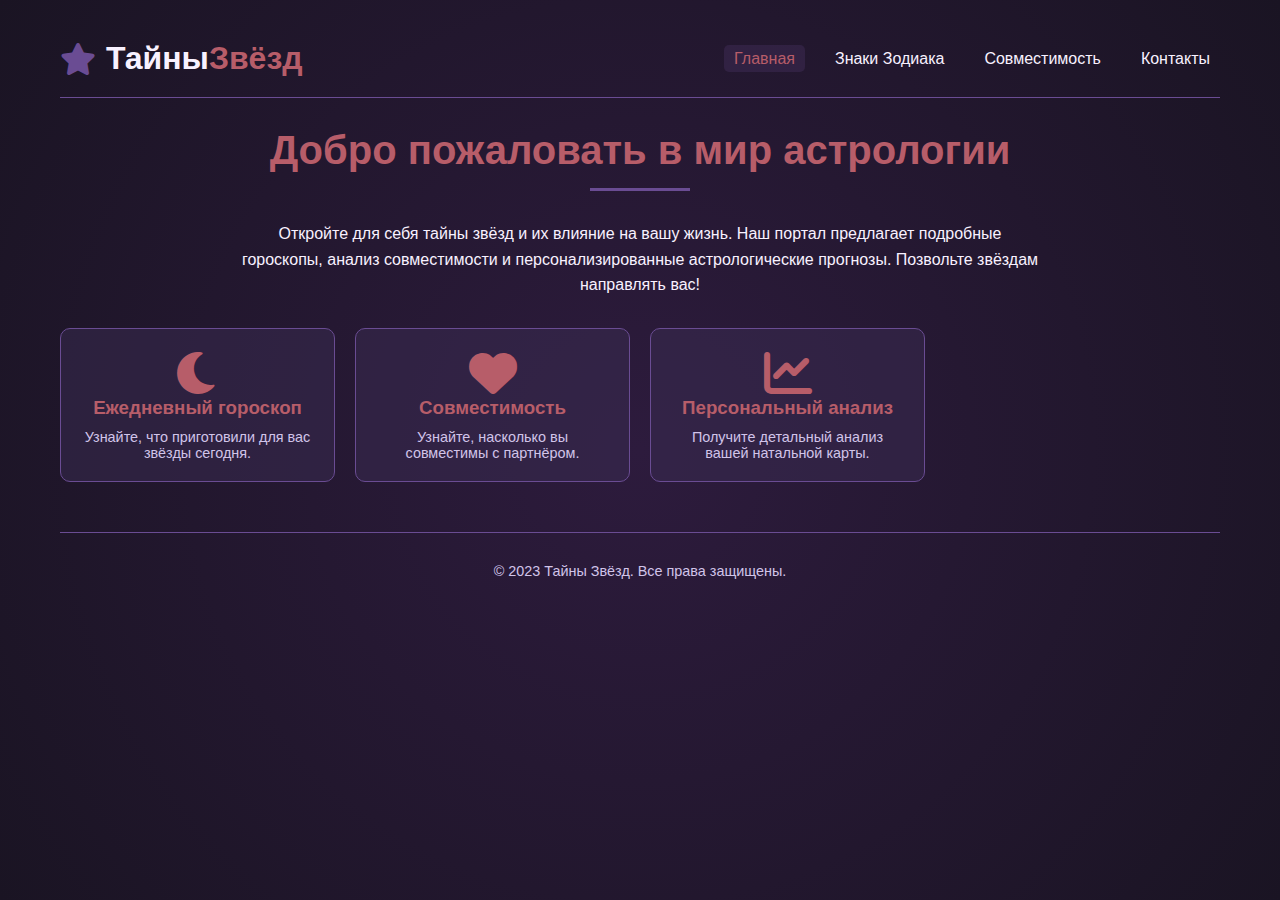
<file: index.html>
<!DOCTYPE html>
<html lang="ru">
<head>
    <meta charset="UTF-8">
    <meta name="viewport" content="width=device-width, initial-scale=1.0">
    <title>Тайны звёзд - Астрологический портал</title>
    
    <!-- Обязательные метатеги для PWA -->
    <meta name="theme-color" content="#6a4c93">
    <meta name="mobile-web-app-capable" content="yes">
    <meta name="apple-mobile-web-app-capable" content="yes">
    <meta name="apple-mobile-web-app-status-bar-style" content="black-translucent">
    <meta name="apple-mobile-web-app-title" content="Тайны Звёзд">
    
    <!-- Manifest -->
    <link rel="manifest" href="/manifest.json" crossorigin="use-credentials">
    <link rel="stylesheet" href="style.css">
    <!-- Иконки для разных устройств -->
    
    <!-- Стили -->
    <link rel="stylesheet" href="https://cdnjs.cloudflare.com/ajax/libs/font-awesome/6.0.0-beta3/css/all.min.css">
    <link rel="stylesheet" href="https://cdnjs.cloudflare.com/ajax/libs/font-awesome/6.0.0-beta3/css/all.min.css">
</head>
<body>
    <div class="container">
        <header>
            <a href="#" class="logo" id="homeLink">
                <i class="fas fa-star"></i>Тайны<span>Звёзд</span>
            </a>
            <nav>
                <ul>
                    <li><a href="#" class="active" data-page="home">Главная</a></li>
                    <li><a href="#" data-page="zodiac">Знаки Зодиака</a></li>
                    <li><a href="#" data-page="compatibility">Совместимость</a></li>
                    <li><a href="#" data-page="contact">Контакты</a></li>
                </ul>
            </nav>
        </header>
        
        <!-- Главная страница -->
        <div id="home" class="page active">
            <h1>Добро пожаловать в мир астрологии</h1>
            <p style="text-align: center; max-width: 800px; margin: 0 auto 30px; line-height: 1.6;">
                Откройте для себя тайны звёзд и их влияние на вашу жизнь. Наш портал предлагает 
                подробные гороскопы, анализ совместимости и персонализированные астрологические 
                прогнозы. Позвольте звёздам направлять вас!
            </p>
            
            <div class="zodiac-grid">
                <div class="zodiac-card">
                    <i class="fas fa-moon" style="font-size: 3rem; color: var(--accent);"></i>
                    <h3>Ежедневный гороскоп</h3>
                    <p>Узнайте, что приготовили для вас звёзды сегодня.</p>
                </div>
                
                <div class="zodiac-card">
                    <i class="fas fa-heart" style="font-size: 3rem; color: var(--accent);"></i>
                    <h3>Совместимость</h3>
                    <p>Узнайте, насколько вы совместимы с партнёром.</p>
                </div>
                
                <div class="zodiac-card">
                    <i class="fas fa-chart-line" style="font-size: 3rem; color: var(--accent);"></i>
                    <h3>Персональный анализ</h3>
                    <p>Получите детальный анализ вашей натальной карты.</p>
                </div>
            </div>
        </div>
        
        <!-- Знаки Зодиака -->
        <div id="zodiac" class="page">
            <h1>Знаки Зодиака</h1>
            <p style="text-align: center; margin-bottom: 30px;">Выберите знак зодиака, чтобы узнать о нём больше</p>
            
            <div class="zodiac-grid" id="zodiacGrid">
                <!-- Знаки будут добавлены через JS -->
            </div>
            
            <div id="zodiacDetailsContainer"></div>
        </div>
        
        <!-- Совместимость -->
        <div id="compatibility" class="page">
            <h1>Совместимость знаков Зодиака</h1>
            
            <div style="text-align: center; margin-bottom: 30px;">
                <select id="sign1" style="margin-right: 15px; padding: 8px; background: rgba(255, 255, 255, 0.1); border: 1px solid var(--primary); color: var(--light); border-radius: 5px;">
                    <option value="">Выберите первый знак</option>
                </select>
                
                <select id="sign2" style="margin-right: 15px; padding: 8px; background: rgba(255, 255, 255, 0.1); border: 1px solid var(--primary); color: var(--light); border-radius: 5px;">
                    <option value="">Выберите второй знак</option>
                </select>
                
                <button id="checkCompatBtn" style="padding: 8px 15px; background: var(--primary); color: white; border: none; border-radius: 5px; cursor: pointer;">Проверить</button>
            </div>
            
            <div id="compatibilityResult" style="text-align: center; margin: 30px 0; padding: 20px; background: rgba(58, 44, 82, 0.5); border-radius: 10px; border: 1px solid var(--primary); display: none;">
                <h2 id="compatTitle" style="color: var(--accent);"></h2>
                <div id="compatPercentage" style="font-size: 2rem; font-weight: bold; margin: 15px 0;"></div>
                <p id="compatDescription"></p>
            </div>
            
            <div style="overflow-x: auto;">
                <table class="compatibility-table">
                    <thead>
                        <tr>
                            <th>Знак</th>
                            <th>Овен</th>
                            <th>Телец</th>
                            <th>Близнецы</th>
                            <th>Рак</th>
                            <th>Лев</th>
                            <th>Дева</th>
                            <th>Весы</th>
                            <th>Скорпион</th>
                            <th>Стрелец</th>
                            <th>Козерог</th>
                            <th>Водолей</th>
                            <th>Рыбы</th>
                        </tr>
                    </thead>
                    <tbody>
                        <!-- Таблица совместимости будет заполнена через JS -->
                    </tbody>
                </table>
            </div>
        </div>
        
        <!-- Контакты -->
        <div id="contact" class="page">
            <h1>Контакты</h1>
            
            <form id="contactForm" class="contact-form">
                <div class="form-group">
                    <input type="text" id="name" placeholder="Ваше имя" required>
                </div>
                
                <div class="form-group">
                    <input type="email" id="email" placeholder="Email" required>
                </div>
                
                <div class="form-group">
                    <select id="userZodiac" required>
                        <option value="">Ваш знак зодиака</option>
                    </select>
                </div>
                
                <div class="form-group">
                    <textarea id="message" placeholder="Ваше сообщение" required></textarea>
                </div>
                
                <button type="submit" class="submit-button">Отправить</button>
            </form>
            
            <div class="contact-info">
                <div class="contact-card">
                    <i class="fas fa-map-marker-alt"></i>
                    <h3>Адрес</h3>
                    <p>ул. Звёздная, 12<br>Москва, Россия</p>
                </div>
                
                <div class="contact-card">
                    <i class="fas fa-phone"></i>
                    <h3>Телефон</h3>
                    <p>+7 (123) 456-78-90</p>
                </div>
                
                <div class="contact-card">
                    <i class="fas fa-envelope"></i>
                    <h3>Email</h3>
                    <p>info@taynyzvezd.ru</p>
                </div>
            </div>
        </div>
        
        <footer>
            <p>© 2023 Тайны Звёзд. Все права защищены.</p>
        </footer>
    </div>

    <button id="installButton">Установить приложение</button>

    <script src="script.js"></script>
</body>
</html>
</file>
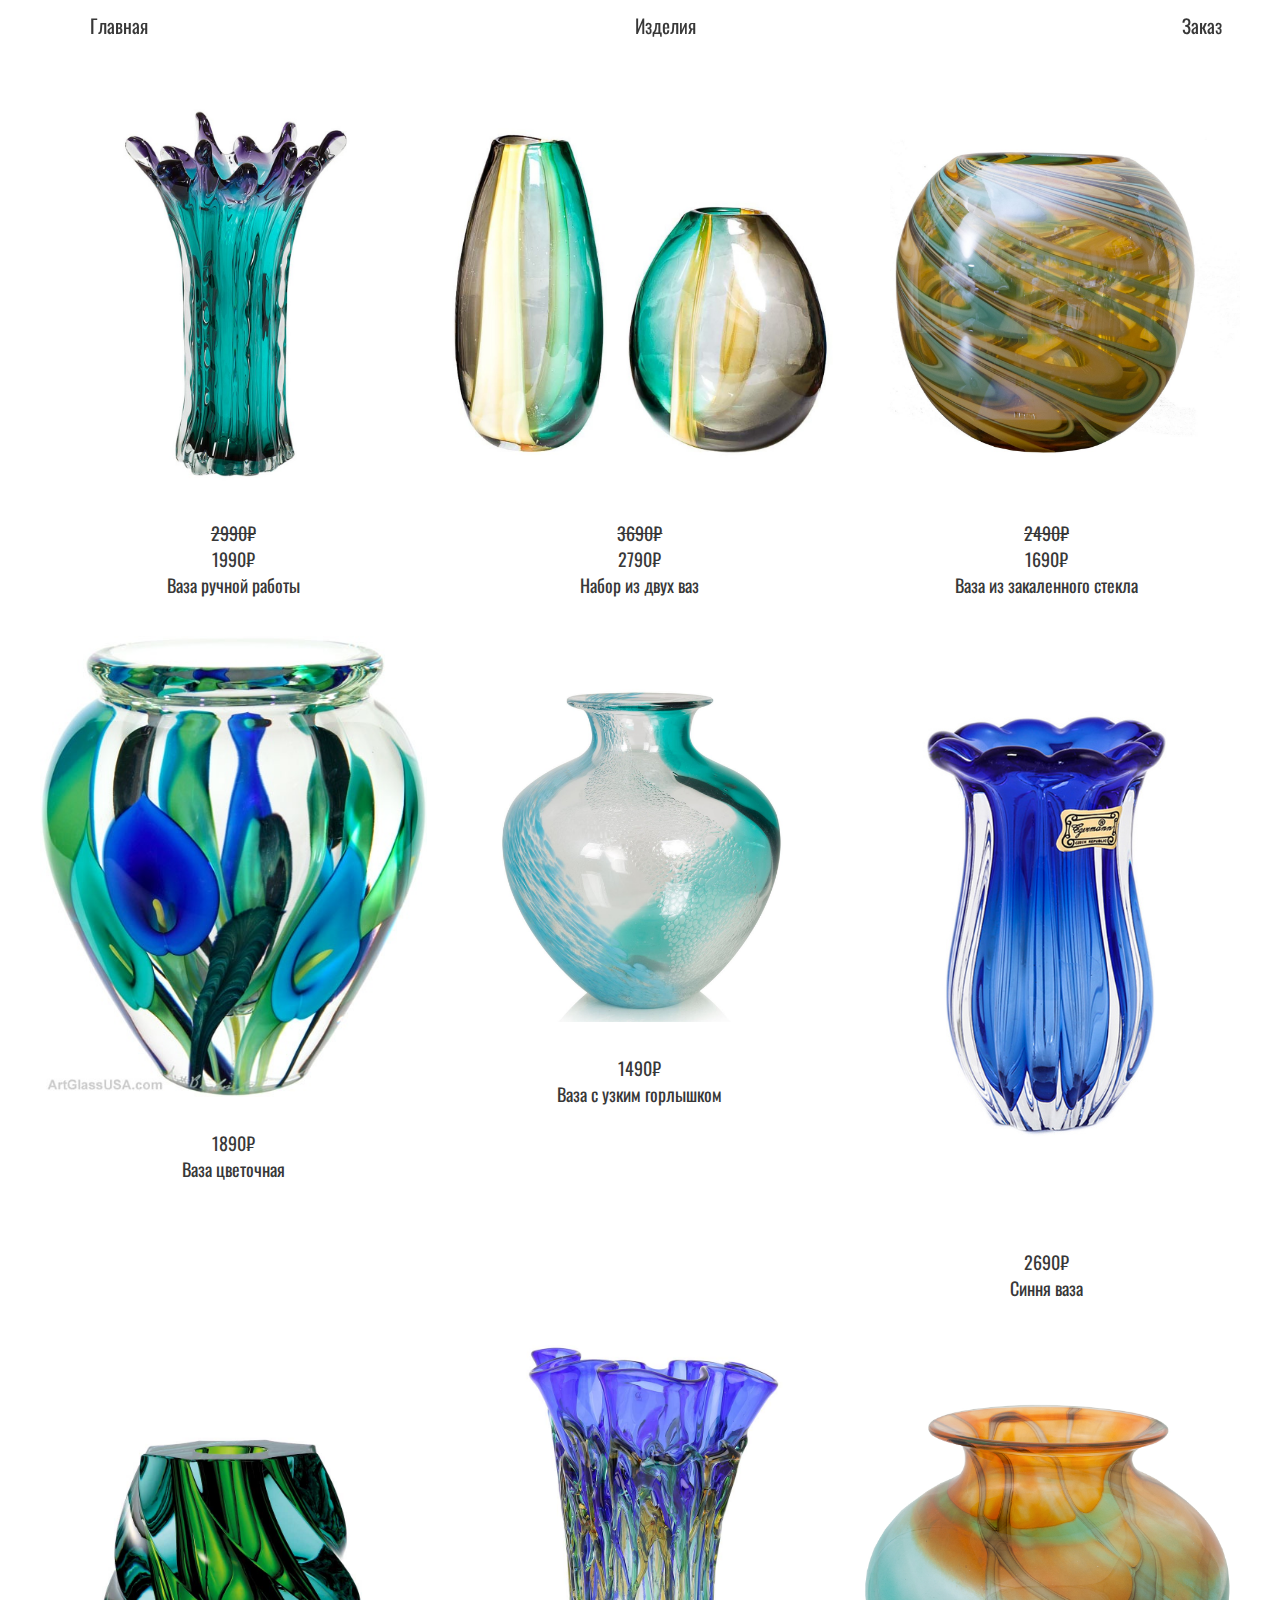
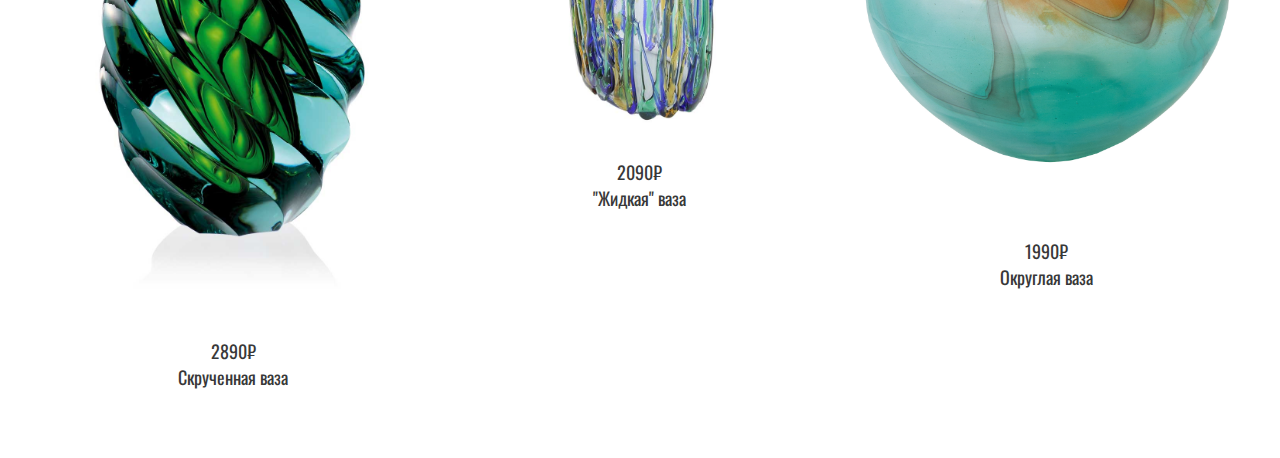
<file: Goods.html>
<!DOCTYPE html>
<html>
<head>
    <meta charset="UTF-8">
    <link rel="shortcut icon" href="images/images/good8.jpg">
    <link href="https://fonts.googleapis.com/css2?family=Oswald:wght@700&display=swap" rel="stylesheet">
    <link rel="stylesheet" href="goodsstyle.css">
    <title>Изделия</title>
</head>
<body>
    <div class="header_text">
        <div class="menu_head">
            <div><a href="index.html">Главная</a></div>
            <div><a href="Goods.html">Изделия</a></div>
            <div><a href="Order.html">Заказ</a></div>
        </div>
    </div>

    <div class="image-grid">
        <div class="image-item">
            <img src="images/good2.jpg" alt="Image 1">
            <p>
                <s>2990₽</s><br>
                1990₽<br>
                Ваза ручной работы
            </p>
        </div>
        <div class="image-item">
            <img src="images/good3.jpg" alt="Image 2">
            <p>
                <s>3690₽</s><br>
                2790₽<br>
                Набор из двух ваз
            </p>
        </div>
        <div class="image-item">
            <img src="images/good4.jpg" alt="Image 3">
            <p>
                <s>2490₽</s><br>
                1690₽<br>
                Ваза из закаленного стекла
            </p>
        </div>
        <div class="image-item">
            <img src="images/good11.jpg" alt="Image 4">
            <p>
                1890₽<br>
                Ваза цветочная
            </p>
        </div><div class="image-item">
            <img src="images/good12.jpg" alt="Image 5">
            <p>
                1490₽<br>
                Ваза с узким горлышком
            </p>
        </div><div class="image-item">
            <img src="images/good13.jpg" alt="Image 6">
            <p>
                2690₽<br>
                Синня ваза
            </p>
        </div>
        <div class="image-item">
            <img src="images/good14.jpg" alt="Image 7">
            <p>
                2890₽<br>
                Скрученная ваза
            </p>
        </div><div class="image-item">
            <img src="images/good9.jpg" alt="Image 8">
            <p>
                2090₽<br>
                "Жидкая" ваза
            </p>
        </div><div class="image-item">
            <img src="images/good6.jpg" alt="Image 9">
            <p>
                1990₽<br>
                Округлая ваза 
            </p>
        </div>
    </div>
</body>
</html>
</file>
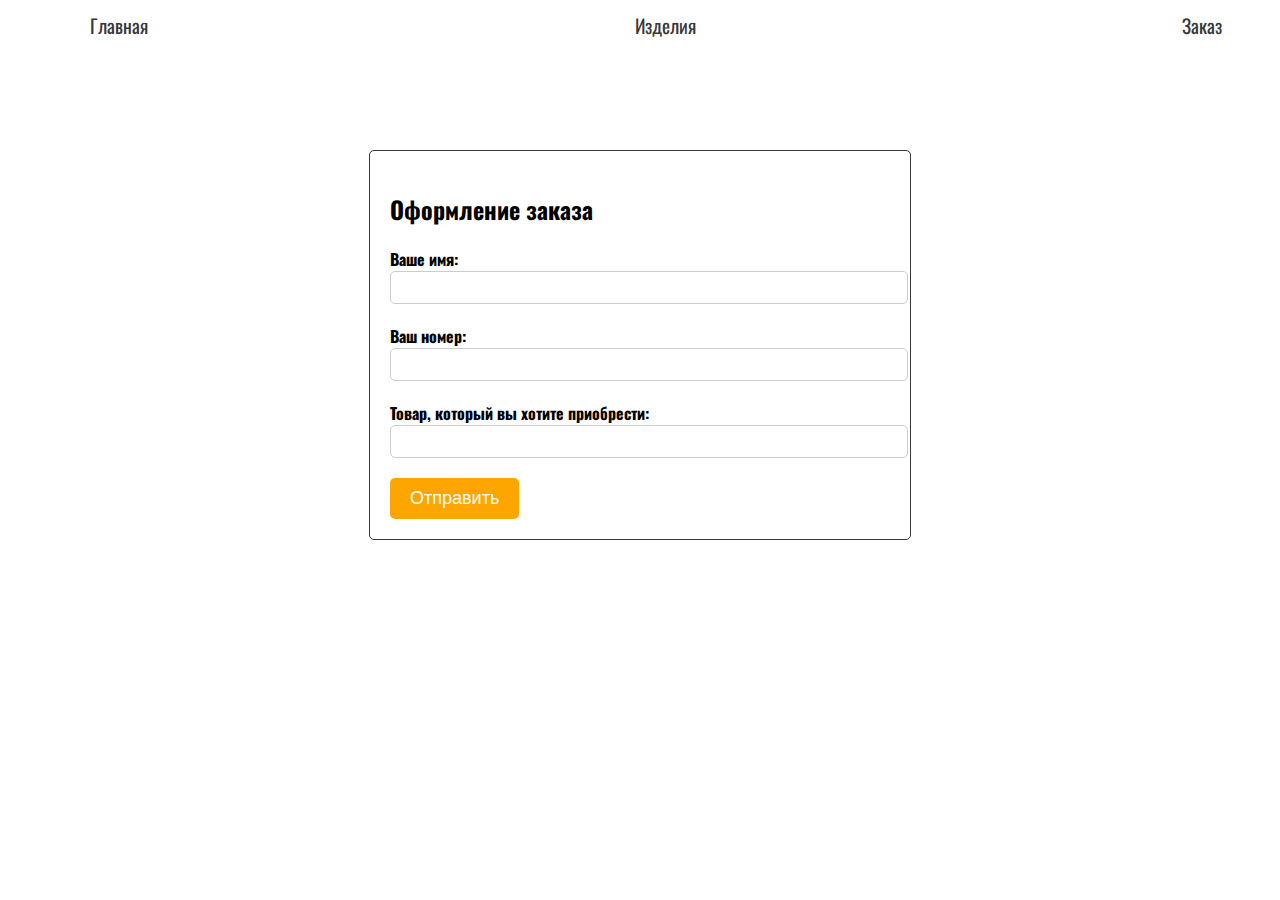
<file: Order.html>
<!DOCTYPE html>
<html>
<head>
    <meta charset="UTF-8">
    <link rel="shortcut icon" href="back1dark1.jpg">
    <link href="https://fonts.googleapis.com/css2?family=Oswald:wght@700&display=swap" rel="stylesheet">
    <link rel="stylesheet" href="orderstyle.css">
    <title>Заказ</title>
</head>
<body>
    <div class="header_text">
        <div class="menu_head">
            <div><a href="index.html">Главная</a></div>
            <div><a href="Goods.html">Изделия</a></div>
            <div><a href="Order.html">Заказ</a></div>
        </div>
    </div>

    <div class="order-form">
        <h2>Оформление заказа</h2>
        <form>
            <div class="form-group">
                <label for="name">Ваше имя:</label>
                <input type="text" id="name" name="name" required>
            </div>
            <div class="form-group">
                <label for="phone">Ваш номер:</label>
                <input type="tel" id="phone" name="phone" required>
            </div>
            <div class="form-group">
                <label for="product">Товар, который вы хотите приобрести:</label>
                <input type="text" id="product" name="product" required>
            </div>
            <button type="submit" class="submit-button">Отправить</button>
        </form>
    </div>
</body>
</html>
</file>
<file: style.css>
:root {
    --primary: #6a4c93;
    --secondary: #8a5a44;
    --dark: #1a1423;
    --light: #f8f1ff;
    --accent: #b75d69;
}

* {
    margin: 0;
    padding: 0;
    box-sizing: border-box;
    font-family: 'Segoe UI', Tahoma, Geneva, Verdana, sans-serif;
}

body {
    background-color: var(--dark);
    color: var(--light);
    background-image: radial-gradient(circle at 50% 50%, #2d1b3d 0%, #1a1423 100%);
    min-height: 100vh;
}

.container {
    max-width: 1200px;
    margin: 0 auto;
    padding: 20px;
}

header {
    display: flex;
    justify-content: space-between;
    align-items: center;
    padding: 20px 0;
    border-bottom: 1px solid var(--primary);
    margin-bottom: 30px;
}

.logo {
    font-size: 2rem;
    font-weight: 700;
    color: var(--light);
    text-decoration: none;
    display: flex;
    align-items: center;
}

.logo span {
    color: var(--accent);
}

.logo i {
    margin-right: 10px;
    color: var(--primary);
}

nav ul {
    display: flex;
    list-style: none;
}

nav ul li {
    margin-left: 20px;
}

nav ul li a {
    color: var(--light);
    text-decoration: none;
    font-weight: 500;
    transition: all 0.3s;
    padding: 5px 10px;
    border-radius: 5px;
}

nav ul li a:hover,
nav ul li a.active {
    color: var(--accent);
    background-color: rgba(106, 76, 147, 0.2);
}

.page {
    display: none;
    animation: fadeIn 0.5s ease-in-out;
}

.page.active {
    display: block;
}

@keyframes fadeIn {
    from { opacity: 0; transform: translateY(20px); }
    to { opacity: 1; transform: translateY(0); }
}

h1 {
    font-size: 2.5rem;
    margin-bottom: 30px;
    color: var(--accent);
    text-align: center;
    position: relative;
}

h1::after {
    content: '';
    display: block;
    width: 100px;
    height: 3px;
    background: var(--primary);
    margin: 15px auto;
}

h2 {
    font-size: 1.8rem;
    margin: 20px 0;
    color: var(--primary);
}

.zodiac-grid {
    display: grid;
    grid-template-columns: repeat(auto-fill, minmax(250px, 1fr));
    gap: 20px;
    margin: 30px 0;
}

.zodiac-card {
    background: rgba(58, 44, 82, 0.5);
    border-radius: 10px;
    padding: 20px;
    transition: transform 0.3s, box-shadow 0.3s;
    cursor: pointer;
    border: 1px solid var(--primary);
    text-align: center;
}

.zodiac-card:hover {
    transform: translateY(-5px);
    box-shadow: 0 10px 20px rgba(106, 76, 147, 0.3);
}

.zodiac-card img {
    width: 100px;
    height: 100px;
    object-fit: contain;
    margin-bottom: 15px;
    background: white;
    border-radius: 50%;
    padding: 10px;
}

.zodiac-card h3 {
    color: var(--accent);
    margin-bottom: 10px;
}

.zodiac-card p {
    font-size: 0.9rem;
    color: #d1c4e9;
}

.zodiac-details {
    display: none;
    background: rgba(58, 44, 82, 0.8);
    border-radius: 10px;
    padding: 30px;
    margin-top: 30px;
    border: 1px solid var(--primary);
}

.zodiac-details.active {
    display: block;
}

.zodiac-details-header {
    display: flex;
    align-items: center;
    margin-bottom: 20px;
}

.zodiac-details-header img {
    width: 120px;
    height: 120px;
    margin-right: 30px;
    background: white;
    border-radius: 50%;
    padding: 15px;
}

.zodiac-details-info h2 {
    color: var(--accent);
    margin-bottom: 10px;
}

.zodiac-details-info p {
    color: #d1c4e9;
    margin-bottom: 5px;
}

.back-button,
.submit-button {
    display: inline-block;
    padding: 10px 20px;
    background: var(--primary);
    color: white;
    border: none;
    border-radius: 5px;
    cursor: pointer;
    transition: background 0.3s;
    font-size: 1rem;
}

.back-button:hover,
.submit-button:hover {
    background: var(--accent);
}

.compatibility-table {
    width: 100%;
    border-collapse: collapse;
    margin: 30px 0;
    background: rgba(58, 44, 82, 0.5);
}

.compatibility-table th, .compatibility-table td {
    padding: 12px 15px;
    text-align: center;
    border: 1px solid var(--primary);
}

.compatibility-table th {
    background-color: var(--primary);
    color: white;
}

.compatibility-table tr:nth-child(even) {
    background-color: rgba(106, 76, 147, 0.1);
}

.compatibility-percentage {
    font-weight: bold;
    display: inline-block;
    padding: 3px 8px;
    border-radius: 10px;
}

.high {
    background-color: rgba(76, 175, 80, 0.2);
    color: #a5d6a7;
}

.medium {
    background-color: rgba(255, 193, 7, 0.2);
    color: #ffe082;
}

.low {
    background-color: rgba(244, 67, 54, 0.2);
    color: #ff8a80;
}

.contact-form {
    max-width: 600px;
    margin: 0 auto;
    background: rgba(58, 44, 82, 0.5);
    padding: 30px;
    border-radius: 10px;
    border: 1px solid var(--primary);
}

.form-group {
    margin-bottom: 20px;
}

.form-group label {
    display: block;
    margin-bottom: 8px;
    color: var(--accent);
}

.form-group input, 
.form-group textarea, 
.form-group select {
    width: 100%;
    padding: 10px;
    background: rgba(255, 255, 255, 0.1);
    border: 1px solid var(--primary);
    border-radius: 5px;
    color: var(--light);
}

.form-group textarea {
    height: 150px;
    resize: vertical;
}

.contact-info {
    display: grid;
    grid-template-columns: repeat(auto-fit, minmax(300px, 1fr));
    gap: 30px;
    margin-top: 40px;
}

.contact-card {
    background: rgba(58, 44, 82, 0.5);
    padding: 20px;
    border-radius: 10px;
    border: 1px solid var(--primary);
    text-align: center;
}

.contact-card i {
    font-size: 2rem;
    color: var(--accent);
    margin-bottom: 15px;
}

.contact-card h3 {
    margin-bottom: 10px;
    color: var(--primary);
}

footer {
    text-align: center;
    padding: 30px 0;
    margin-top: 50px;
    border-top: 1px solid var(--primary);
    color: #d1c4e9;
    font-size: 0.9rem;
}

#installButton {
    position: fixed;
    bottom: 20px;
    right: 20px;
    padding: 10px 20px;
    background: var(--primary);
    color: white;
    border: none;
    border-radius: 5px;
    cursor: pointer;
    display: none;
    z-index: 1000;
    box-shadow: 0 2px 10px rgba(0,0,0,0.2);
}

#installButton:hover {
    background: var(--accent);
}

@media (max-width: 768px) {
    header {
        flex-direction: column;
        text-align: center;
    }
    
    nav ul {
        margin-top: 20px;
        justify-content: center;
    }
    
    nav ul li {
        margin: 0 10px;
    }
    
    .zodiac-details-header {
        flex-direction: column;
        text-align: center;
    }
    
    .zodiac-details-header img {
        margin-right: 0;
        margin-bottom: 20px;
    }
    
    #installButton {
        bottom: 10px;
        right: 10px;
        padding: 8px 15px;
        font-size: 0.9rem;
    }
}
</file>
<file: goodsstyle.css>
head,body{
        margin: 0 auto;
        font-family: 'Oswald', sans-serif;
}

.header_text{
    position: fixed;
    right: 0px;
    top: 0px;
    width: 100%;
    height: 50px;
    background-color: #ffffff;
    z-index: 1000;
}

.menu_head {
    position: fixed;
    top: 0;
    left: 80px;
    width: 90%;
    box-sizing: border-box;
    font-size: 120%;
    display: flex;
    justify-content: space-between;
    align-items: center;
    height: 50px;
}

.menu_head div a {
    color: #383838;
    text-decoration: none;
    padding: 5px 10px;
}

.menu_head div a:hover {
    background-color: #f1f1f1;
}

.image-grid {
    display: grid;
    grid-template-columns: repeat(3, 1fr);
    grid-gap: 20px;
    max-width: 1200px;
    margin: 100px auto 50px;
}

.image-item {
    text-align: center;
}

.image-item img {
    max-width: 100%;
    height: auto;
    margin-bottom: 10px;
}

.image-item p {
    font-size: 18px;
    color: #383838;
}
</file>
<file: orderstyle.css>
head,body{
    margin: 0 auto;
    font-family: 'Oswald', sans-serif;
}

.header_text{
    position: fixed;
    right: 0px;
    top: 0px;
    width: 100%;
    height: 50px;
    background-color: #ffffff;
    z-index: 1000;
}

.menu_head {
    position: fixed;
    top: 0;
    left: 80px;
    width: 90%;
    box-sizing: border-box;
    font-size: 120%;
    display: flex;
    justify-content: space-between;
    align-items: center;
    height: 50px;
}

.menu_head div a {
    color: #383838;
    text-decoration: none;
    padding: 5px 10px;
}

.menu_head div a:hover {
    background-color: #f1f1f1;
}

.order-form {
    max-width: 500px;
    margin: 150px auto;
    padding: 20px;
    border: 1px solid #383838;
    border-radius: 5px;
}

.form-group {
    margin-bottom: 20px;
}

.form-group label {
    display: block;
    font-weight: bold;
}

.form-group input {
    width: 100%;
    padding: 8px;
    border: 1px solid #ccc;
    border-radius: 5px;
}

.submit-button {
    background-color: orange;
    padding: 10px 20px;
    border: none;
    border-radius: 5px;
    color: white;
    text-decoration: none;
    font-size: 18px;
    cursor: pointer;
}
</file>
